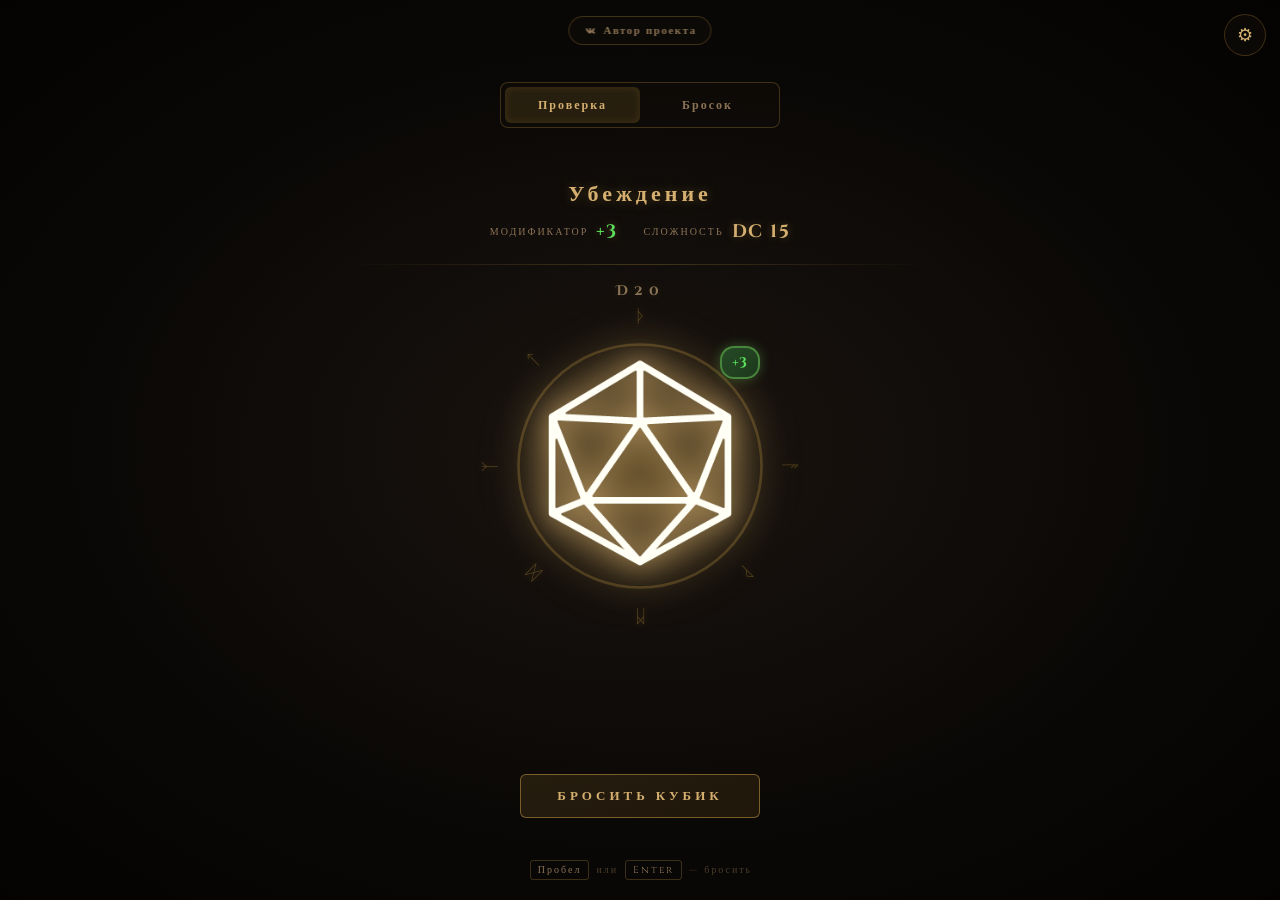
<file: index.html>
<!DOCTYPE html>
<html lang="ru">
<head>
    <meta charset="UTF-8">
    <title>Мистический D&D Кубик</title>
    <meta name="viewport" content="width=device-width, initial-scale=1.0">

    <link rel="preconnect" href="https://fonts.googleapis.com">
    <link rel="preconnect" href="https://fonts.gstatic.com" crossorigin>
    <link href="https://fonts.googleapis.com/css2?family=Cinzel+Decorative:wght@700;900&family=Cinzel:wght@400;600;700;900&display=swap" rel="stylesheet">

    <link rel="stylesheet" href="css/variables.css">
    <link rel="stylesheet" href="css/base.css">
    <link rel="stylesheet" href="css/controls.css">
    <link rel="stylesheet" href="css/dice.css">
    <link rel="stylesheet" href="css/result.css">
    <link rel="stylesheet" href="css/settings.css">
    <link rel="stylesheet" href="css/responsive.css">
</head>
<body>

<div class="bg-particles" id="bgParticles"></div>
<div class="crit-flash" id="critFlash"></div>

<!-- Ссылка на автора (сверху страницы) -->
<a class="author-link-top" href="https://vk.com/invaer" target="_blank" rel="noopener noreferrer" title="Автор: Груздков Д.А.">
    <svg class="author-icon" viewBox="0 0 24 24" width="14" height="14">
        <path fill="currentColor" d="M12.785 16.241s.288-.032.436-.194c.136-.148.132-.427.132-.427s-.02-1.304.587-1.496c.598-.188 1.367 1.259 2.181 1.814.615.42 1.083.328 1.083.328l2.175-.03s1.14-.07.6-.964c-.045-.073-.318-.661-1.637-1.869-1.38-1.264-1.195-1.06.467-3.248.876-1.152 1.408-1.97 1.118-2.286-.276-.3-.902-.263-.902-.263l-2.45.015s-.182-.025-.316.056c-.131.079-.216.263-.216.263s-.388 1.032-.905 1.91c-1.091 1.853-1.527 1.951-1.707 1.837-.417-.265-.313-1.065-.313-1.637 0-1.789.271-2.531-.528-2.725-.266-.064-.461-.106-1.14-.113-.87-.009-1.606.003-2.024.207-.278.136-.492.438-.362.455.161.021.526.098.719.36.249.339.24 1.101.24 1.101s.143 2.09-.333 2.348c-.327.178-.775-.185-1.74-1.843-.494-.85-.868-1.79-.868-1.79s-.072-.176-.2-.271c-.155-.115-.372-.151-.372-.151l-2.328.015s-.35.01-.478.162c-.114.135-.01.414-.01.414s1.82 4.258 3.879 6.403c1.886 1.963 4.032 1.833 4.032 1.833h.975z"/>
    </svg>
    <span>Автор проекта</span>
</a>

<div class="roll-container" id="rollContainer">

    <div class="mode-switcher">
        <button class="mode-btn active" id="modeCheck" data-mode="check">Проверка</button>
        <button class="mode-btn" id="modeFree" data-mode="free">Бросок</button>
    </div>

    <div class="dice-selector hidden" id="diceSelector">
        <button class="dice-type-btn" data-sides="4">D4</button>
        <button class="dice-type-btn" data-sides="6">D6</button>
        <button class="dice-type-btn" data-sides="8">D8</button>
        <button class="dice-type-btn" data-sides="10">D10</button>
        <button class="dice-type-btn" data-sides="12">D12</button>
        <button class="dice-type-btn active" data-sides="20">D20</button>
        <button class="dice-type-btn" data-sides="100">D100</button>
    </div>

    <div class="count-selector hidden" id="countSelector">
        <span class="count-label">Количество</span>
        <button class="count-btn" id="countMinus">−</button>
        <span class="count-value" id="countValue">1</span>
        <button class="count-btn" id="countPlus">+</button>
        <span class="count-suffix" id="countSuffix">×D20</span>
    </div>

    <div class="check-display visible" id="checkDisplay">
        <div class="display-skill-name" id="displaySkillName">Убеждение</div>
        <div class="display-mod-dc">
            <div class="display-badge">
                <span class="display-badge-label">Модификатор</span>
                <span class="display-badge-value positive" id="displayMod">+3</span>
            </div>
            <div class="display-badge">
                <span class="display-badge-label">Сложность</span>
                <span class="display-badge-value" id="displayDC">DC 15</span>
            </div>
        </div>
    </div>

    <div class="check-display hidden" id="freeDisplay">
        <div class="free-display-text" id="freeDisplayText">Простой бросок D20</div>
    </div>

    <div class="divider"></div>
    <div class="dice-type-label" id="diceTypeLabel">D20</div>

    <div class="dice-area">
        <div class="dice-glow"></div>

        <div class="dc-ring" id="dcRing">
            <svg viewBox="0 0 200 200">
                <circle class="dc-ring-bg" cx="100" cy="100" r="90"/>
                <circle class="dc-ring-fill" id="dcRingFill" cx="100" cy="100" r="90"/>
            </svg>
        </div>

        <div class="rune-ring" id="runeRing">
            <div class="rune" style="transform:translate(-50%,-50%) rotate(0deg)   translateY(-150px) rotate(0deg)"><span class="rune-inner">ᚦ</span></div>
            <div class="rune" style="transform:translate(-50%,-50%) rotate(45deg)  translateY(-150px) rotate(0deg)"><span class="rune-inner">ᚱ</span></div>
            <div class="rune" style="transform:translate(-50%,-50%) rotate(90deg)  translateY(-150px) rotate(0deg)"><span class="rune-inner">ᚨ</span></div>
            <div class="rune" style="transform:translate(-50%,-50%) rotate(135deg) translateY(-150px) rotate(0deg)"><span class="rune-inner">ᚹ</span></div>
            <div class="rune" style="transform:translate(-50%,-50%) rotate(180deg) translateY(-150px) rotate(0deg)"><span class="rune-inner">ᛗ</span></div>
            <div class="rune" style="transform:translate(-50%,-50%) rotate(225deg) translateY(-150px) rotate(0deg)"><span class="rune-inner">ᛞ</span></div>
            <div class="rune" style="transform:translate(-50%,-50%) rotate(270deg) translateY(-150px) rotate(0deg)"><span class="rune-inner">ᛉ</span></div>
            <div class="rune" style="transform:translate(-50%,-50%) rotate(315deg) translateY(-150px) rotate(0deg)"><span class="rune-inner">ᛏ</span></div>
        </div>

        <div class="dice-svg-container" id="diceContainer">
            <img class="dice-image" id="diceImage" src="res/images/dices/d20.png" alt="D20"/>
            <span class="dice-number" id="diceNumber">?</span>
            <div class="multi-badge" id="multiBadge">×1</div>
            <div class="modifier-badge" id="modBadge">+3</div>
            <div class="spark-container" id="sparkContainer"></div>
            <div class="burst-ring" id="burstRing"></div>
        </div>
    </div>

    <div class="result-area">
        <div class="result-total" id="resultTotal"></div>
        <div class="result-breakdown" id="resultBreakdown"></div>
        <div class="result-label" id="resultLabel"></div>
    </div>

    <div class="buttons-row">
        <button class="roll-btn" id="rollBtn">Бросить кубик</button>
    </div>
</div>

<button class="settings-toggle" id="settingsToggle" title="Настройки">⚙</button>

<div class="settings-overlay" id="settingsOverlay">
    <div class="settings-modal" id="settingsModal">
        <div class="settings-modal-header">
            <span class="settings-modal-title">Настройки</span>
            <button class="settings-close" id="settingsClose" title="Закрыть">✕</button>
        </div>

        <div class="skill-select-row">
            <select class="skill-select" id="skillSelect">
                <option value="">— выбрать —</option>
                <optgroup label="Характеристики">
                    <option value="Сила">Сила</option>
                    <option value="Ловкость">Ловкость</option>
                    <option value="Телосложение">Телосложение</option>
                    <option value="Интеллект">Интеллект</option>
                    <option value="Мудрость">Мудрость</option>
                    <option value="Харизма">Харизма</option>
                </optgroup>
                <optgroup label="Навыки">
                    <option value="Акробатика">Акробатика</option>
                    <option value="Анализ">Анализ</option>
                    <option value="Атлетика">Атлетика</option>
                    <option value="Внимательность">Внимательность</option>
                    <option value="Выживание">Выживание</option>
                    <option value="Выступление">Выступление</option>
                    <option value="Запугивание">Запугивание</option>
                    <option value="История">История</option>
                    <option value="Ловкость рук">Ловкость рук</option>
                    <option value="Медицина">Медицина</option>
                    <option value="Обман">Обман</option>
                    <option value="Природа">Природа</option>
                    <option value="Проницательность">Проницательность</option>
                    <option value="Религия">Религия</option>
                    <option value="Скрытность">Скрытность</option>
                    <option value="Убеждение">Убеждение</option>
                    <option value="Уход за животными">Уход за животными</option>
                </optgroup>
            </select>
        </div>

        <div class="settings-grid">
            <div class="editable-group">
                <span class="editable-label">Навык</span>
                <input type="text" class="editable-input skill-input" id="skillInput" value="Убеждение" spellcheck="false" maxlength="25">
            </div>
            <div class="editable-group">
                <span class="editable-label">Модификатор</span>
                <input type="number" class="editable-input mod-input" id="modInput" value="3" min="-10" max="20">
            </div>
            <div class="editable-group">
                <span class="editable-label">DC</span>
                <input type="number" class="editable-input dc-input" id="dcInput" value="15" min="1" max="30">
            </div>
        </div>
        <div class="dc-difficulty-hint" id="dcHint">Средняя сложность</div>

        <div class="settings-section">
            <div class="settings-section-title">Оформление</div>
            <div class="volume-row">
                <span class="volume-label">Тема</span>
                <button class="theme-toggle" id="themeToggle">
                    <span id="themeIcon">☀️</span>
                    <span id="themeLabel">Светлая</span>
                </button>
            </div>
        </div>

        <div class="settings-section">
            <div class="settings-section-title">Анимация</div>
            <div class="volume-row">
                <span class="volume-label">Скорость</span>
                <button class="theme-toggle" id="speedToggle">
                    <span id="speedIcon">🐢</span>
                    <span id="speedLabel">Обычная</span>
                </button>
            </div>
        </div>

        <div class="settings-section">
            <div class="settings-section-title">Звук</div>
            <div class="volume-row">
                <span class="volume-label">Громкость</span>
                <input type="range" class="volume-slider" id="volumeSlider" min="0" max="100" value="50">
                <span class="volume-value" id="volumeValue">50%</span>
            </div>
        </div>

        <div class="settings-section">
            <div class="settings-section-title">Данные</div>
            <button class="reset-btn" id="resetBtn">Сбросить модификаторы</button>
        </div>

        <div class="settings-section">
            <div class="settings-section-title">Об авторе</div>
            <div class="author-info">
                <span>Груздков Д.А.</span>
                <a href="https://vk.com/invaer" target="_blank" rel="noopener noreferrer">
                    <svg class="author-icon" viewBox="0 0 24 24" width="16" height="16">
                        <path fill="currentColor" d="M12.785 16.241s.288-.032.436-.194c.136-.148.132-.427.132-.427s-.02-1.304.587-1.496c.598-.188 1.367 1.259 2.181 1.814.615.42 1.083.328 1.083.328l2.175-.03s1.14-.07.6-.964c-.045-.073-.318-.661-1.637-1.869-1.38-1.264-1.195-1.06.467-3.248.876-1.152 1.408-1.97 1.118-2.286-.276-.3-.902-.263-.902-.263l-2.45.015s-.182-.025-.316.056c-.131.079-.216.263-.216.263s-.388 1.032-.905 1.91c-1.091 1.853-1.527 1.951-1.707 1.837-.417-.265-.313-1.065-.313-1.637 0-1.789.271-2.531-.528-2.725-.266-.064-.461-.106-1.14-.113-.87-.009-1.606.003-2.024.207-.278.136-.492.438-.362.455.161.021.526.098.719.36.249.339.24 1.101.24 1.101s.143 2.09-.333 2.348c-.327.178-.775-.185-1.74-1.843-.494-.85-.868-1.79-.868-1.79s-.072-.176-.2-.271c-.155-.115-.372-.151-.372-.151l-2.328.015s-.35.01-.478.162c-.114.135-.01.414-.01.414s1.82 4.258 3.879 6.403c1.886 1.963 4.032 1.833 4.032 1.833h.975z"/>
                    </svg>
                    VK
                </a>
            </div>
        </div>
    </div>
</div>

<div class="roll-history" id="rollHistory"></div>

<div class="key-hint">
    <kbd>Пробел</kbd> или <kbd>Enter</kbd> — бросить
</div>

<script src="js/config.js"></script>
<script src="js/storage.js"></script>
<script src="js/theme.js"></script>
<script src="js/audio.js"></script>
<script src="js/effects.js"></script>
<script src="js/ui.js"></script>
<script src="js/settings.js"></script>
<script src="js/dice.js"></script>
<script src="js/main.js"></script>

</body>
</html>
</file>
<file: css/variables.css>
:root {
    --bg-gradient: radial-gradient(ellipse at center, #1a1410 0%, #0a0806 60%, #050302 100%);
    --bg-primary: #0d0a07;
    --bg-secondary: rgba(20, 16, 12, 0.6);
    --bg-tertiary: rgba(15, 12, 8, 0.7);
    --bg-active: rgba(180, 140, 60, 0.15);

    --text-primary: #d4af6f;
    --text-secondary: #8b7355;
    --text-muted: #6b5840;
    --text-dim: #4a3d2a;

    --border-primary: rgba(180, 140, 60, 0.3);
    --border-hover: rgba(212, 175, 111, 0.5);
    --border-active: rgba(180, 140, 60, 0.6);

    --glow-primary: rgba(180, 140, 60, 0.2);
    --glow-strong: rgba(180, 140, 60, 0.4);
    --shadow-hover: 0 0 15px rgba(180, 140, 60, 0.2);

    --positive-color: #5ce05c;
    --negative-color: #e05c5c;
    --neutral-color: #d4af6f;

    --rune-color: rgba(180, 140, 60, 0.4);
    --rune-shadow: rgba(180, 140, 60, 0.3);

    --dice-glow: rgba(212, 175, 111, 0.75);
    --dice-glow-hover: rgba(232, 200, 140, 1);

    --section-border: rgba(180, 140, 60, 0.2);
    --section-title: #6b5840;
    --history-bg: rgba(20, 16, 12, 0.7);
    --history-border: rgba(180, 140, 60, 0.2);

    --key-hint-text: #8b7355;
    --key-hint-bg: rgba(180, 140, 60, 0.3);
    --key-hint-dim: #4a3d2a;

    --volume-bg: rgba(180, 140, 60, 0.2);
    --reset-bg: rgba(60, 30, 30, 0.5);
    --reset-border: rgba(150, 60, 60, 0.4);
    --reset-text: #c08080;
    --reset-hover-bg: rgba(80, 40, 40, 0.7);
    --reset-hover-border: rgba(180, 80, 80, 0.6);
    --reset-hover-text: #e0a0a0;
    --reset-hover-shadow: 0 0 10px rgba(180, 60, 60, 0.3);

    --loaded-bg: rgba(60, 90, 40, 0.3);
    --loaded-border: rgba(120, 180, 80, 0.5);

    --theme-toggle-bg: rgba(20, 16, 12, 0.6);
    --theme-toggle-border: rgba(180, 140, 60, 0.3);
    --theme-toggle-text: #8b7355;
    --theme-toggle-hover: #d4af6f;

    --divider-bg: linear-gradient(90deg, transparent, rgba(180, 140, 60, 0.3), transparent);
    --divider-thick: linear-gradient(90deg, transparent, rgba(180, 140, 60, 0.5), transparent);
}

body.light-theme {
    --bg-gradient: radial-gradient(ellipse at center, #f5ebd9 0%, #e8dcc4 60%, #d8c8a8 100%);
    --bg-primary: #f0e6d2;
    --bg-secondary: rgba(255, 248, 230, 0.7);
    --bg-tertiary: rgba(250, 240, 220, 0.8);
    --bg-active: rgba(180, 140, 60, 0.2);

    --text-primary: #5a4020;
    --text-secondary: #8b6f3f;
    --text-muted: #a08560;
    --text-dim: #c0a878;

    --border-primary: rgba(150, 110, 50, 0.4);
    --border-hover: rgba(120, 80, 30, 0.7);
    --border-active: rgba(150, 110, 50, 0.7);

    --glow-primary: rgba(180, 140, 60, 0.3);
    --glow-strong: rgba(180, 140, 60, 0.5);
    --shadow-hover: 0 0 20px rgba(180, 140, 60, 0.4);

    --positive-color: #2d8a2d;
    --negative-color: #b53030;

    --rune-color: rgba(120, 80, 30, 0.5);
    --rune-shadow: rgba(120, 80, 30, 0.3);

    --dice-glow: rgba(200, 160, 60, 0.55);
    --dice-glow-hover: rgba(220, 180, 80, 0.85);

    --section-border: rgba(150, 110, 50, 0.3);
    --section-title: #8b6f3f;
    --history-bg: rgba(255, 248, 230, 0.85);
    --history-border: rgba(150, 110, 50, 0.3);

    --key-hint-text: #8b6f3f;
    --key-hint-bg: rgba(150, 110, 50, 0.4);
    --key-hint-dim: #a08560;

    --volume-bg: rgba(150, 110, 50, 0.3);
    --reset-bg: rgba(220, 200, 180, 0.6);
    --reset-border: rgba(180, 80, 80, 0.5);
    --reset-text: #a04040;
    --reset-hover-bg: rgba(220, 180, 180, 0.8);
    --reset-hover-border: rgba(180, 60, 60, 0.7);
    --reset-hover-text: #802020;
    --reset-hover-shadow: 0 0 12px rgba(180, 60, 60, 0.3);

    --loaded-bg: rgba(180, 220, 160, 0.4);
    --loaded-border: rgba(80, 160, 60, 0.6);

    --theme-toggle-bg: rgba(255, 248, 230, 0.7);
    --theme-toggle-border: rgba(150, 110, 50, 0.4);
    --theme-toggle-text: #8b6f3f;
    --theme-toggle-hover: #5a4020;

    --divider-bg: linear-gradient(90deg, transparent, rgba(150, 110, 50, 0.4), transparent);
    --divider-thick: linear-gradient(90deg, transparent, rgba(150, 110, 50, 0.6), transparent);
}
</file>
<file: css/base.css>
* {
    margin: 0;
    padding: 0;
    box-sizing: border-box;
    -webkit-tap-highlight-color: transparent;
}

html, body {
    overscroll-behavior: none;
}

body {
    background: var(--bg-gradient);
    background-color: var(--bg-primary);
    color: var(--text-primary);
    font-family: 'Cinzel', serif;
    min-height: 100vh;
    display: flex;
    flex-direction: column;
    align-items: center;
    justify-content: center;
    padding: 20px;
    overflow: hidden;
    user-select: none;
    transition: background-color 0.5s, color 0.5s;
        position: relative;
}

/* ========== Фоновые частицы ========== */
.bg-particles {
    position: fixed;
    top: 0; left: 0;
    width: 100%; height: 100%;
    pointer-events: none;
    z-index: 0;
    overflow: hidden;
}

.bg-particle {
    position: absolute;
    width: 2px;
    height: 2px;
    background: rgba(180, 140, 60, 0.3);
    border-radius: 50%;
    animation: floatUp var(--dur, 10s) linear infinite;
    animation-delay: var(--delay, 0s);
}

@keyframes floatUp {
    0% { transform: translateY(0) translateX(0); opacity: 0; }
    10% { opacity: 0.8; }
    90% { opacity: 0.8; }
    100% { transform: translateY(-110vh) translateX(var(--drift, 30px)); opacity: 0; }
}

/* ========== Ссылка автора сверху ========== */
.author-link-top {
    position: fixed;
    top: 16px;
    left: 50%;
    transform: translateX(-50%);
    z-index: 25;
    display: inline-flex;
    align-items: center;
    gap: 6px;
    padding: 6px 14px;
    border-radius: 20px;
    background: var(--bg-tertiary);
    border: 1px solid var(--border-primary);
    color: var(--text-secondary);
    font-family: 'Cinzel', serif;
    font-size: 11px;
    font-weight: 600;
    letter-spacing: 1.5px;
    text-decoration: none;
    backdrop-filter: blur(6px);
    -webkit-backdrop-filter: blur(6px);
    transition: all 0.3s ease;
    cursor: pointer;
}

.author-link-top:hover {
    color: var(--text-primary);
    border-color: var(--border-hover);
    box-shadow: var(--shadow-hover);
    transform: translateX(-50%) translateY(-1px);
}

.author-link-top .author-icon {
    color: currentColor;
}

/* ========== Контейнер ========== */
.roll-container {
    position: relative;
    z-index: 5;
    max-width: 600px;
    width: 100%;
    text-align: center;
    animation: fadeIn 0.8s ease-out;
}

@keyframes fadeIn {
    from { opacity: 0; transform: translateY(10px); }
    to { opacity: 1; transform: translateY(0); }
}

/* ========== Делители ========== */
.divider {
    width: 100%;
    height: 1px;
    background: var(--divider-bg);
    margin: 16px auto;
    transition: background 0.5s;
}

.divider.thick {
    background: var(--divider-thick);
}

/* ========== Вспышка крита ========== */
.crit-flash {
    position: fixed;
    top: 0; left: 0;
    width: 100%; height: 100%;
    pointer-events: none;
    z-index: 100;
    opacity: 0;
}

.crit-flash.nat20 {
    background: radial-gradient(circle at center,
        rgba(255, 215, 0, 0.4) 0%,
        rgba(255, 215, 0, 0.1) 40%,
        transparent 80%);
    animation: critFlashAnim 0.8s ease-out;
}

.crit-flash.success {
    background: radial-gradient(circle at center,
        rgba(80, 220, 80, 0.25) 0%,
        rgba(80, 220, 80, 0.05) 40%,
        transparent 80%);
    animation: critFlashAnim 0.5s ease-out;
}

.crit-flash.failure {
    background: radial-gradient(circle at center,
        rgba(220, 60, 60, 0.3) 0%,
        rgba(220, 60, 60, 0.08) 40%,
        transparent 80%);
    animation: critFlashAnim 0.6s ease-out;
}

@keyframes critFlashAnim {
    0% { opacity: 0; }
    20% { opacity: 1; }
    100% { opacity: 0; }
}

/* ========== Shake ========== */
@keyframes shake {
    0%, 100% { transform: translateX(0); }
    10% { transform: translateX(-8px) rotate(-1deg); }
    20% { transform: translateX(8px) rotate(1deg); }
    30% { transform: translateX(-5px); }
    40% { transform: translateX(5px); }
    50% { transform: translateX(-3px); }
    60% { transform: translateX(3px); }
    70% { transform: translateX(-1px); }
}

/* ========== Подсказка клавиш ========== */
.key-hint {
    position: fixed;
    bottom: 20px;
    font-size: 10px;
    letter-spacing: 2px;
    color: var(--key-hint-dim);
    z-index: 20;
}

.key-hint kbd {
    display: inline-block;
    padding: 2px 7px;
    border: 1px solid var(--key-hint-bg);
    border-radius: 3px;
    font-family: 'Cinzel', serif;
    font-size: 10px;
    color: var(--key-hint-text);
    margin: 0 2px;
}
</file>
<file: css/controls.css>
/* ========== Переключатель режимов ========== */
.mode-switcher {
    display: flex;
    justify-content: center;
    margin-bottom: 18px;
    background: var(--bg-tertiary);
    border-radius: 8px;
    padding: 4px;
    border: 1px solid var(--border-primary);
    width: 280px;
    margin-left: auto;
    margin-right: auto;
}

.mode-btn {
    flex: 1;
    background: transparent;
    border: none;
    color: var(--text-secondary);
    font-family: 'Cinzel', serif;
    font-size: 12px;
    font-weight: 600;
    letter-spacing: 2px;
    padding: 10px 14px;
    cursor: pointer;
    border-radius: 6px;
    transition: all 0.3s;
}

.mode-btn:hover {
    color: var(--text-primary);
}

.mode-btn.active {
    background: var(--bg-active);
    color: var(--text-primary);
    box-shadow: inset 0 0 8px var(--glow-primary);
}

/* ========== Селектор кубика ========== */
.dice-selector {
    display: flex;
    justify-content: center;
    flex-wrap: wrap;
    gap: 6px;
    margin-bottom: 12px;
    padding: 4px 0;
    transition: opacity 0.3s, max-height 0.4s, margin-bottom 0.4s, padding 0.4s;
    max-height: 100px;
    opacity: 1;
}

.dice-selector.hidden {
    max-height: 0;
    opacity: 0;
    margin-bottom: 0;
    padding: 0;
    overflow: hidden;
    pointer-events: none;
}

.dice-type-btn {
    background: var(--bg-tertiary);
    border: 1px solid var(--border-primary);
    color: var(--text-secondary);
    font-family: 'Cinzel', serif;
    font-size: 11px;
    font-weight: 700;
    letter-spacing: 1.5px;
    padding: 8px 14px;
    border-radius: 6px;
    cursor: pointer;
    transition: all 0.25s;
    min-width: 56px;
}

.dice-type-btn:hover {
    color: var(--text-primary);
    border-color: var(--border-hover);
    transform: translateY(-1px);
}

.dice-type-btn.active {
    background: var(--bg-active);
    color: var(--text-primary);
    border-color: var(--border-active);
    box-shadow: 0 0 10px var(--glow-primary);
}

/* ========== Селектор количества ========== */
.count-selector {
    display: inline-flex;
    align-items: center;
    gap: 10px;
    margin: 0 auto 14px;
    padding: 6px 14px;
    background: var(--bg-tertiary);
    border: 1px solid var(--border-primary);
    border-radius: 8px;
    transition: opacity 0.3s, max-height 0.4s, margin 0.4s;
    max-height: 60px;
    opacity: 1;
}

.count-selector.hidden {
    max-height: 0;
    opacity: 0;
    margin-bottom: 0;
    padding-top: 0;
    padding-bottom: 0;
    border: 0 solid transparent;
    overflow: hidden;
    pointer-events: none;
}

.count-label {
    font-size: 10px;
    letter-spacing: 1.5px;
    color: var(--text-secondary);
    text-transform: uppercase;
}

.count-btn {
    width: 28px;
    height: 28px;
    border-radius: 6px;
    background: var(--bg-active);
    border: 1px solid var(--border-primary);
    color: var(--text-primary);
    font-family: 'Cinzel', serif;
    font-size: 16px;
    font-weight: 700;
    cursor: pointer;
    transition: all 0.2s;
    display: flex;
    align-items: center;
    justify-content: center;
}

.count-btn:hover:not(:disabled) {
    border-color: var(--border-active);
    box-shadow: 0 0 8px var(--glow-primary);
    transform: translateY(-1px);
}

.count-btn:disabled {
    opacity: 0.3;
    cursor: not-allowed;
}

.count-value {
    font-size: 18px;
    font-weight: 700;
    color: var(--text-primary);
    min-width: 28px;
    text-align: center;
    text-shadow: 0 0 8px var(--glow-primary);
}

.count-suffix {
    font-size: 11px;
    letter-spacing: 1px;
    color: var(--text-secondary);
}

/* ========== Кнопка броска ========== */
.buttons-row {
    display: flex;
    justify-content: center;
    margin-top: 24px;
}

.roll-btn {
    background: linear-gradient(135deg, rgba(180, 140, 60, 0.15), rgba(120, 80, 30, 0.2));
    border: 1px solid var(--border-active);
    color: var(--text-primary);
    font-family: 'Cinzel', serif;
    font-size: 13px;
    font-weight: 700;
    letter-spacing: 4px;
    padding: 12px 36px;
    border-radius: 6px;
    cursor: pointer;
    transition: all 0.3s;
    text-transform: uppercase;
    position: relative;
    overflow: hidden;
}

.roll-btn:hover:not(:disabled) {
    border-color: var(--border-hover);
    box-shadow: 0 0 20px var(--glow-strong),
        inset 0 0 15px var(--glow-primary);
    transform: translateY(-1px);
}

.roll-btn:active:not(:disabled) {
    transform: translateY(0);
}

.roll-btn:disabled {
    opacity: 0.5;
    cursor: wait;
}

.roll-btn::before {
    content: '';
    position: absolute;
    top: 0; left: -100%;
    width: 100%; height: 100%;
    background: linear-gradient(90deg, transparent, rgba(255, 215, 0, 0.2), transparent);
    transition: left 0.5s;
}

.roll-btn:hover::before {
    left: 100%;
}

/* ========== Дисплей проверки/броска ========== */
.check-display {
    margin: 12px 0 4px;
    transition: opacity 0.3s, transform 0.3s, max-height 0.4s;
    overflow: hidden;
    max-height: 200px;
}

.check-display.hidden {
    opacity: 0;
    transform: translateY(-10px);
    max-height: 0;
    margin: 0;
}

.check-display.visible {
    opacity: 1;
    transform: translateY(0);
}

.display-skill-name {
    font-family: 'Cinzel Decorative', 'Cinzel', serif;
    font-size: 22px;
    font-weight: 700;
    letter-spacing: 4px;
    color: var(--text-primary);
    text-shadow: 0 0 12px var(--glow-strong);
    margin-bottom: 10px;
}

.display-mod-dc {
    display: flex;
    justify-content: center;
    gap: 26px;
    align-items: center;
    flex-wrap: wrap;
}

.display-badge {
    display: inline-flex;
    align-items: center;
    gap: 8px;
}

.display-badge-label {
    font-size: 10px;
    letter-spacing: 2px;
    color: var(--text-secondary);
    text-transform: uppercase;
}

.display-badge-value {
    font-size: 18px;
    font-weight: 700;
    letter-spacing: 1.5px;
    color: var(--text-primary);
    text-shadow: 0 0 8px var(--glow-strong);
}

.display-badge-value.positive { color: var(--positive-color); }
.display-badge-value.negative { color: var(--negative-color); }

.free-display-text {
    font-size: 13px;
    color: var(--text-secondary);
    letter-spacing: 2px;
}

/* ========== Лейбл типа кубика ========== */
.dice-type-label {
    font-family: 'Cinzel Decorative', 'Cinzel', serif;
    font-size: 14px;
    font-weight: 700;
    letter-spacing: 6px;
    color: var(--text-secondary);
    text-shadow: 0 0 10px var(--glow-primary);
    margin-bottom: 6px;
    transition: color 0.5s;
}
</file>
<file: css/dice.css>
/* ========== Зона кубика ========== */
.dice-area {
    position: relative;
    width: 320px;
    height: 320px;
    margin: 6px auto 14px;
    display: flex;
    align-items: center;
    justify-content: center;
}

.dice-glow {
    position: absolute;
    width: 280px;
    height: 280px;
    border-radius: 50%;
    background: radial-gradient(circle, var(--glow-strong) 0%, transparent 70%);
    filter: blur(20px);
    animation: pulse 4s ease-in-out infinite;
    transition: background 0.5s;
}

@keyframes pulse {
    0%, 100% { transform: scale(1); opacity: 0.5; }
    50% { transform: scale(1.1); opacity: 0.7; }
}

/* ========== DC-кольцо ========== */
.dc-ring {
    position: absolute;
    width: 270px;
    height: 270px;
    pointer-events: none;
    transition: opacity 0.4s;
}

.dc-ring.hidden {
    opacity: 0;
}

.dc-ring svg {
    width: 100%;
    height: 100%;
    transform: rotate(-90deg);
}

.dc-ring-bg {
    fill: none;
    stroke: var(--border-primary);
    stroke-width: 2;
}

.dc-ring-fill {
    fill: none;
    stroke: var(--text-primary);
    stroke-width: 3;
    stroke-dasharray: 565.48;
    stroke-dashoffset: 565.48;
    transition: stroke-dashoffset 0.8s cubic-bezier(0.4, 0, 0.2, 1),
        stroke 0.4s;
    filter: drop-shadow(0 0 4px var(--text-primary));
}

.dc-ring-fill.success { stroke: var(--positive-color); filter: drop-shadow(0 0 6px var(--positive-color)); }
.dc-ring-fill.failure { stroke: var(--negative-color); filter: drop-shadow(0 0 6px var(--negative-color)); }

/* Быстрая анимация — DC-кольцо */
body.fast-mode .dc-ring-fill {
    transition: stroke-dashoffset 0.3s cubic-bezier(0.4, 0, 0.2, 1),
        stroke 0.2s;
}

/* ========== Руны ========== */
.rune-ring {
    position: absolute;
    width: 100%;
    height: 100%;
    animation: rotateRunes 60s linear infinite;
}

body.fast-mode .rune-ring {
    animation-duration: 30s;
}

@keyframes rotateRunes {
    from { transform: rotate(0deg); }
    to { transform: rotate(360deg); }
}

.rune {
    position: absolute;
    top: 50%;
    left: 50%;
    width: 28px;
    height: 28px;
    display: flex;
    align-items: center;
    justify-content: center;
    color: var(--rune-color);
    font-size: 18px;
    text-shadow: 0 0 8px var(--rune-shadow);
    transition: color 0.5s, text-shadow 0.5s;
}

/* Руна следует ориентации .rune (без встречного вращения) */
.rune-inner {
    display: inline-block;
}

/* ========== Кубик ========== */
.dice-svg-container {
    position: relative;
    width: 220px;
    height: 220px;
    cursor: pointer;
    transition: filter 0.4s;
    z-index: 2;
}

.dice-image {
    width: 100%;
    height: 100%;
    object-fit: contain;
    /* Тёмная тема: инвертируем чёрный кубик в светлый + двойное золотистое свечение */
    filter:
        invert(1)
        sepia(1)
        saturate(2)
        hue-rotate(5deg)
        brightness(1.1)
        drop-shadow(0 0 12px var(--dice-glow))
        drop-shadow(0 0 24px var(--dice-glow));
    transition: transform 0.3s, filter 0.4s;
    pointer-events: none;
}

.dice-svg-container:hover .dice-image {
    filter:
        invert(1)
        sepia(1)
        saturate(2.5)
        hue-rotate(5deg)
        brightness(1.2)
        drop-shadow(0 0 18px var(--dice-glow-hover))
        drop-shadow(0 0 35px var(--dice-glow-hover));
}

/* Светлая тема: оставляем чёрный кубик, только мягкое золотистое свечение */
body.light-theme .dice-image {
    filter:
        drop-shadow(0 0 12px var(--dice-glow))
        drop-shadow(0 0 22px var(--dice-glow));
}

body.light-theme .dice-svg-container:hover .dice-image {
    filter:
        drop-shadow(0 0 18px var(--dice-glow-hover))
        drop-shadow(0 0 32px var(--dice-glow-hover));
}

/* Анимация броска: вращение */
.dice-svg-container.rolling .dice-image {
    animation: tumble 2s cubic-bezier(0.25, 0.1, 0.25, 1);
}

@keyframes tumble {
    0% { transform: rotate(0) scale(1); }
    20% { transform: rotate(540deg) scale(1.1); }
    50% { transform: rotate(1260deg) scale(1.15); }
    80% { transform: rotate(1980deg) scale(1.05); }
    100% { transform: rotate(2520deg) scale(1); }
}

/* Быстрая версия — короче и без сильного увеличения */
.dice-svg-container.rolling-fast .dice-image {
    animation: tumbleFast 0.6s cubic-bezier(0.25, 0.1, 0.25, 1);
}

@keyframes tumbleFast {
    0% { transform: rotate(0) scale(1); }
    50% { transform: rotate(540deg) scale(1.08); }
    100% { transform: rotate(900deg) scale(1); }
}

/* Анимация броска: покачивание (для D4, D10, D100) */
.dice-svg-container.rocking .dice-image {
    animation: rocking 2s cubic-bezier(0.36, 0.07, 0.19, 0.97);
}

@keyframes rocking {
    0% { transform: rotate(0) scale(1); }
    10% { transform: rotate(-15deg) scale(1.05); }
    20% { transform: rotate(20deg) scale(1.08); }
    30% { transform: rotate(-25deg) scale(1.1); }
    40% { transform: rotate(28deg) scale(1.1); }
    50% { transform: rotate(-22deg) scale(1.08); }
    60% { transform: rotate(15deg) scale(1.05); }
    70% { transform: rotate(-8deg) scale(1.03); }
    80% { transform: rotate(5deg) scale(1.01); }
    100% { transform: rotate(0) scale(1); }
}

.dice-svg-container.rocking-fast .dice-image {
    animation: rockingFast 0.6s cubic-bezier(0.36, 0.07, 0.19, 0.97);
}

@keyframes rockingFast {
    0% { transform: rotate(0) scale(1); }
    25% { transform: rotate(-20deg) scale(1.06); }
    50% { transform: rotate(22deg) scale(1.08); }
    75% { transform: rotate(-12deg) scale(1.04); }
    100% { transform: rotate(0) scale(1); }
}

/* ========== Число на кубике (используется только для превью во время броска) ========== */
.dice-number {
    position: absolute;
    top: 50%;
    left: 50%;
    transform: translate(-50%, -50%);
    font-family: 'Cinzel Decorative', serif;
    font-size: 84px;
    font-weight: 900;
    color: var(--text-primary);
    text-shadow:
        0 0 20px var(--text-primary),
        0 0 40px var(--glow-strong),
        2px 2px 4px rgba(0, 0, 0, 0.8);
    pointer-events: none;
    opacity: 0;
    transition: opacity 0.3s, color 0.3s, text-shadow 0.3s;
    z-index: 3;
}

.dice-number.visible {
    opacity: 1;
}

.dice-number.nat20 {
    color: #ffd700;
    text-shadow:
        0 0 25px #ffd700,
        0 0 50px #ffaa00,
        2px 2px 4px rgba(0, 0, 0, 0.8);
    animation: nat20Pulse 1.5s ease-in-out infinite;
}

@keyframes nat20Pulse {
    0%, 100% { transform: translate(-50%, -50%) scale(1); }
    50% { transform: translate(-50%, -50%) scale(1.08); }
}

.dice-number.nat1 {
    color: #ff4444;
    text-shadow:
        0 0 25px #ff4444,
        0 0 50px #aa0000,
        2px 2px 4px rgba(0, 0, 0, 0.8);
}

/* ========== Бейдж количества кубов ========== */
.multi-badge {
    position: absolute;
    top: -8px;
    left: -8px;
    background: linear-gradient(135deg, rgba(120, 80, 30, 0.9), rgba(80, 50, 20, 0.95));
    border: 2px solid var(--border-active);
    color: var(--text-primary);
    font-family: 'Cinzel', serif;
    font-size: 13px;
    font-weight: 700;
    letter-spacing: 1px;
    padding: 4px 9px;
    border-radius: 14px;
    box-shadow: 0 0 12px var(--glow-strong);
    opacity: 0;
    transform: scale(0.5);
    transition: opacity 0.3s, transform 0.3s;
    z-index: 4;
}

.multi-badge.visible {
    opacity: 1;
    transform: scale(1);
}

/* ========== Бейдж модификатора ========== */
.modifier-badge {
    position: absolute;
    top: -10px;
    right: -10px;
    background: linear-gradient(135deg, rgba(40, 80, 40, 0.9), rgba(30, 60, 30, 0.95));
    border: 2px solid rgba(100, 180, 80, 0.6);
    color: var(--positive-color);
    font-family: 'Cinzel', serif;
    font-size: 14px;
    font-weight: 700;
    letter-spacing: 1px;
    padding: 5px 10px;
    border-radius: 14px;
    box-shadow: 0 0 12px rgba(100, 180, 80, 0.4);
    opacity: 0;
    transform: scale(0.5);
    transition: all 0.3s;
    z-index: 4;
}
.modifier-badge.visible {
    opacity: 1;
    transform: scale(1);
}

.modifier-badge.negative {
    background: linear-gradient(135deg, rgba(80, 40, 40, 0.9), rgba(60, 30, 30, 0.95));
    border-color: rgba(180, 100, 80, 0.6);
    color: var(--negative-color);
    box-shadow: 0 0 12px rgba(180, 80, 80, 0.4);
}

/* ========== Искры ========== */
.spark-container {
    position: absolute;
    top: 50%;
    left: 50%;
    width: 0;
    height: 0;
    pointer-events: none;
    z-index: 5;
}

.spark {
    position: absolute;
    width: 4px;
    height: 4px;
    border-radius: 50%;
    opacity: 0;
}

.spark.gold { background: #ffd700; box-shadow: 0 0 8px #ffd700, 0 0 14px #ffaa00; }
.spark.green { background: #5ce05c; box-shadow: 0 0 8px #5ce05c, 0 0 14px #2da82d; }
.spark.red { background: #ff5555; box-shadow: 0 0 8px #ff5555, 0 0 14px #aa0000; }
.spark.white { background: #d4af6f; box-shadow: 0 0 8px #d4af6f; }

.spark.animate {
    animation: sparkFly 0.9s ease-out forwards;
}

body.fast-mode .spark.animate {
    animation-duration: 0.5s;
}

@keyframes sparkFly {
    0% {
        opacity: 1;
        transform: translate(-50%, -50%) scale(1);
    }
    100% {
        opacity: 0;
        transform: translate(calc(-50% + var(--sx)), calc(-50% + var(--sy))) scale(0.4);
    }
}

/* ========== Кольцо взрыва ========== */
.burst-ring {
    position: absolute;
    top: 50%;
    left: 50%;
    width: 100px;
    height: 100px;
    border-radius: 50%;
    border: 3px solid transparent;
    transform: translate(-50%, -50%) scale(0);
    opacity: 0;
    pointer-events: none;
    z-index: 1;
}

.burst-ring.animate {
    animation: burstRing 0.8s ease-out forwards;
}

body.fast-mode .burst-ring.animate {
    animation-duration: 0.4s;
}

.burst-ring.nat20 { border-color: #ffd700; box-shadow: 0 0 30px #ffd700, inset 0 0 20px #ffaa00; }
.burst-ring.success { border-color: #5ce05c; box-shadow: 0 0 25px #5ce05c, inset 0 0 15px #2da82d; }
.burst-ring.failure { border-color: #ff5555; box-shadow: 0 0 25px #ff5555, inset 0 0 15px #aa0000; }
.burst-ring.neutral { border-color: var(--text-primary); box-shadow: 0 0 20px var(--glow-strong); }

@keyframes burstRing {
    0% {
        transform: translate(-50%, -50%) scale(0);
        opacity: 1;
    }
    100% {
        transform: translate(-50%, -50%) scale(3);
        opacity: 0;
    }
}
</file>
<file: css/result.css>
/* ========== Зона результата ========== */
.result-area {
    margin-top: 8px;
    min-height: 110px;
    transition: all 0.3s;
}

.result-total {
    font-family: 'Cinzel Decorative', serif;
    font-size: 56px;
    font-weight: 900;
    line-height: 1;
    margin-bottom: 8px;
    opacity: 0;
    transform: scale(0.6);
    transition: all 0.4s cubic-bezier(0.34, 1.56, 0.64, 1);
}

body.fast-mode .result-total {
    transition-duration: 0.2s;
}

.result-total.visible {
    opacity: 1;
    transform: scale(1);
}

.result-total.nat20 {
    color: #ffd700;
    text-shadow:
        0 0 20px #ffd700,
        0 0 40px #ffaa00;
}

.result-total.success {
    color: var(--positive-color);
    text-shadow: 0 0 18px rgba(100, 230, 100, 0.6);
}

.result-total.failure {
    color: var(--negative-color);
    text-shadow: 0 0 18px rgba(230, 100, 100, 0.6);
}

.result-total.neutral {
    color: var(--text-primary);
    text-shadow: 0 0 18px var(--glow-strong);
}

.result-breakdown {
    font-size: 13px;
    color: var(--text-secondary);
    letter-spacing: 1.5px;
    margin-bottom: 8px;
    opacity: 0;
    transition: opacity 0.4s 0.1s;
}

body.fast-mode .result-breakdown {
    transition: opacity 0.2s;
}

.result-breakdown.visible {
    opacity: 1;
}

.result-breakdown .roll-val {
    color: var(--text-primary);
    font-weight: 700;
    font-size: 15px;
}

.result-breakdown .mod-val {
    color: var(--positive-color);
    font-weight: 700;
}

.result-breakdown .mod-val.neg {
    color: var(--negative-color);
}

.rolls-list {
    display: inline-flex;
    flex-wrap: wrap;
    gap: 5px;
    justify-content: center;
    margin-top: 4px;
    max-width: 95%;
}

.roll-chip {
    display: inline-flex;
    align-items: center;
    justify-content: center;
    min-width: 28px;
    height: 28px;
    padding: 0 7px;
    border-radius: 6px;
    background: var(--bg-tertiary);
    border: 1px solid var(--border-primary);
    color: var(--text-primary);
    font-family: 'Cinzel', serif;
    font-size: 13px;
    font-weight: 700;
}

.roll-chip.crit-max {
    color: #ffd700;
    border-color: #ffd700;
    box-shadow: 0 0 10px rgba(255, 215, 0, 0.5);
}

.roll-chip.crit-min {
    color: #ff5555;
    border-color: #ff5555;
    box-shadow: 0 0 10px rgba(255, 80, 80, 0.5);
}

.result-label {
    font-family: 'Cinzel Decorative', serif;
    font-size: 14px;
    font-weight: 700;
    letter-spacing: 5px;
    text-transform: uppercase;
    opacity: 0;
    transition: opacity 0.4s 0.2s;
}

body.fast-mode .result-label {
    transition: opacity 0.2s 0.1s;
}

.result-label.visible {
    opacity: 1;
}

.result-label.critical {
    color: #ffd700;
    text-shadow: 0 0 12px rgba(255, 215, 0, 0.7);
    animation: textGlow 1.5s ease-in-out infinite;
}

@keyframes textGlow {
    0%, 100% { text-shadow: 0 0 12px rgba(255, 215, 0, 0.7); }
    50% { text-shadow: 0 0 20px rgba(255, 215, 0, 1), 0 0 30px rgba(255, 170, 0, 0.7); }
}

.result-label.success {
    color: var(--positive-color);
    text-shadow: 0 0 10px rgba(100, 230, 100, 0.6);
}

.result-label.failure {
    color: var(--negative-color);
    text-shadow: 0 0 10px rgba(230, 100, 100, 0.6);
}

.result-label.neutral {
    color: var(--text-secondary);
}

/* ========== История бросков ========== */
.roll-history {
    position: fixed;
    top: 60px;
    right: 14px;
    width: 200px;
    max-height: 70vh;
    overflow-y: auto;
    z-index: 18;
    pointer-events: none;
    display: flex;
    flex-direction: column;
    gap: 6px;
    padding-right: 4px;
}

.history-item {
    background: var(--history-bg);
    border: 1px solid var(--history-border);
    border-radius: 6px;
    padding: 7px 10px;
    font-size: 11px;
    color: var(--text-secondary);
    letter-spacing: 1px;
    backdrop-filter: blur(5px);
    -webkit-backdrop-filter: blur(5px);
    animation: slideInRight 0.4s ease-out;
    pointer-events: auto;
    transition: background 0.5s, border-color 0.5s, color 0.5s;
}

body.fast-mode .history-item {
    animation-duration: 0.2s;
}

@keyframes slideInRight {
    from {
        opacity: 0;
        transform: translateX(40px);
    }
    to {
        opacity: 1;
        transform: translateX(0);
    }
}

.history-item.nat20 {
    border-color: rgba(255, 215, 0, 0.55);
    color: #d4af6f;
    box-shadow: 0 0 8px rgba(255, 215, 0, 0.2);
}

.history-item.success {
    border-color: rgba(100, 200, 100, 0.45);
}

.history-item.failure {
    border-color: rgba(200, 100, 100, 0.45);
}

.history-item.neutral {
    border-color: var(--history-border);
}

.history-item .hist-result {
    font-family: 'Cinzel Decorative', serif;
    font-weight: 700;
    color: var(--text-primary);
    margin-right: 4px;
}
</file>
<file: css/settings.css>
/* ========== Шестерёнка ========== */
.settings-toggle {
    position: fixed;
    top: 14px;
    right: 14px;
    width: 42px;
    height: 42px;
    border-radius: 50%;
    background: var(--bg-tertiary);
    border: 1px solid var(--border-primary);
    color: var(--text-primary);
    font-size: 18px;
    cursor: pointer;
    transition: all 0.3s;
    z-index: 30;
    backdrop-filter: blur(6px);
    -webkit-backdrop-filter: blur(6px);
}

.settings-toggle:hover {
    border-color: var(--border-hover);
    transform: rotate(60deg);
    box-shadow: 0 0 12px var(--glow-primary);
}

/* ========== Оверлей и модалка ========== */
.settings-overlay {
    position: fixed;
    top: 0; left: 0;
    width: 100%; height: 100%;
    background: rgba(0, 0, 0, 0.55);
    backdrop-filter: blur(4px);
    -webkit-backdrop-filter: blur(4px);
    z-index: 40;
    opacity: 0;
    pointer-events: none;
    transition: opacity 0.3s;
}

.settings-overlay.open {
    opacity: 1;
    pointer-events: auto;
}

.settings-modal {
    position: fixed;
    top: 50%;
    left: 50%;
    transform: translate(-50%, -50%) scale(0.9);
    width: min(440px, calc(100% - 28px));
    max-height: 90vh;
    overflow-y: auto;
    background: var(--bg-secondary);
    border: 1px solid var(--border-primary);
    border-radius: 12px;
    padding: 22px;
    z-index: 41;
    opacity: 0;
    pointer-events: none;
    transition: opacity 0.3s, transform 0.3s;
    backdrop-filter: blur(10px);
    -webkit-backdrop-filter: blur(10px);
    box-shadow: 0 12px 40px rgba(0, 0, 0, 0.6);
}

.settings-modal.open {
    opacity: 1;
    pointer-events: auto;
    transform: translate(-50%, -50%) scale(1);
}

.settings-modal-header {
    display: flex;
    align-items: center;
    justify-content: space-between;
    margin-bottom: 16px;
    padding-bottom: 12px;
    border-bottom: 1px solid var(--section-border);
}

.settings-modal-title {
    font-family: 'Cinzel Decorative', serif;
    font-size: 16px;
    font-weight: 700;
    letter-spacing: 4px;
    color: var(--text-primary);
}

.settings-close {
    background: transparent;
    border: 1px solid var(--border-primary);
    color: var(--text-secondary);
    font-size: 14px;
    width: 30px;
    height: 30px;
    border-radius: 6px;
    cursor: pointer;
    transition: all 0.2s;
}

.settings-close:hover {
    color: var(--text-primary);
    border-color: var(--border-hover);
}

/* ========== Settings: общие блоки ========== */
.settings-section {
    border-top: 1px solid var(--section-border);
    padding-top: 14px;
    margin-top: 14px;
    transition: border-color 0.5s;
}

.settings-section-title {
    font-size: 10px;
    letter-spacing: 3px;
    color: var(--section-title);
    text-transform: uppercase;
    margin-bottom: 10px;
    transition: color 0.5s;
}

.skill-select-row {
    display: flex;
    gap: 8px;
    margin-bottom: 14px;
}

.skill-select {
    flex: 1;
    background: var(--bg-tertiary);
    border: 1px solid var(--border-primary);
    color: var(--text-primary);
    font-family: 'Cinzel', serif;
    font-size: 12px;
    padding: 8px 10px;
    border-radius: 6px;
    cursor: pointer;
}

.settings-grid {
    display: grid;
    grid-template-columns: 1fr 90px 90px;
    gap: 8px;
    margin-bottom: 8px;
}

.editable-group {
    display: flex;
    flex-direction: column;
    gap: 4px;
}

.editable-label {
    font-size: 9px;
    letter-spacing: 1.5px;
    color: var(--text-secondary);
    text-transform: uppercase;
}

.editable-input {
    background: var(--bg-tertiary);
    border: 1px solid var(--border-primary);
    color: var(--text-primary);
    font-family: 'Cinzel', serif;
    font-size: 13px;
    font-weight: 600;
    padding: 7px 10px;
    border-radius: 6px;
    text-align: center;
    transition: all 0.3s;
    width: 100%;
}

.editable-input.skill-input {
    text-align: left;
    letter-spacing: 1.5px;
}

.editable-input:focus {
    outline: none;
    border-color: var(--border-hover);
    box-shadow: 0 0 8px var(--glow-primary);
}

.editable-input.loaded {
    background: var(--loaded-bg);
    border-color: var(--loaded-border);
}

.editable-input::-webkit-outer-spin-button,
.editable-input::-webkit-inner-spin-button {
    -webkit-appearance: none;
    margin: 0;
}

.dc-difficulty-hint {
    font-size: 10px;
    letter-spacing: 1.5px;
    color: var(--text-muted);
    margin-top: 4px;
    text-align: center;
    font-style: italic;
}

/* ========== Звук ========== */
.volume-row {
    display: flex;
    align-items: center;
    gap: 10px;
    padding: 4px 0;
}

.volume-label {
    font-size: 10px;
    letter-spacing: 1.5px;
    color: var(--text-secondary);
    flex-shrink: 0;
    min-width: 80px;
}

.volume-slider {
    -webkit-appearance: none;
    appearance: none;
    flex: 1;
    height: 4px;
    background: var(--volume-bg);
    border-radius: 2px;
    outline: none;
    cursor: pointer;
}

.volume-slider::-webkit-slider-thumb {
    -webkit-appearance: none;
    appearance: none;
    width: 14px;
    height: 14px;
    border-radius: 50%;
    background: var(--text-primary);
    cursor: pointer;
    box-shadow: 0 0 6px var(--glow-strong);
}

.volume-slider::-moz-range-thumb {
    width: 14px;
    height: 14px;
    border-radius: 50%;
    background: var(--text-primary);
    cursor: pointer;
    border: none;
    box-shadow: 0 0 6px var(--glow-strong);
}

.volume-value {
    font-size: 11px;
    color: var(--text-primary);
    min-width: 36px;
    text-align: right;
}

/* ========== Theme/Speed toggle ========== */
.theme-toggle {
    background: var(--theme-toggle-bg);
    border: 1px solid var(--theme-toggle-border);
    color: var(--theme-toggle-text);
    font-family: 'Cinzel', serif;
    font-size: 11px;
    letter-spacing: 1.5px;
    padding: 6px 12px;
    border-radius: 6px;
    cursor: pointer;
    transition: all 0.3s;
    display: inline-flex;
    align-items: center;
    gap: 6px;
    margin-left: auto;
}

.theme-toggle:hover {
    color: var(--theme-toggle-hover);
    border-color: var(--border-hover);
    transform: translateY(-1px);
}

/* ========== Reset ========== */
.reset-btn {
    width: 100%;
    background: var(--reset-bg);
    border: 1px solid var(--reset-border);
    color: var(--reset-text);
    font-family: 'Cinzel', serif;
    font-size: 11px;
    letter-spacing: 1.5px;
    padding: 8px 14px;
    border-radius: 6px;
    cursor: pointer;
    transition: all 0.3s;
}

.reset-btn:hover {
    background: var(--reset-hover-bg);
    border-color: var(--reset-hover-border);
    color: var(--reset-hover-text);
    box-shadow: var(--reset-hover-shadow);
}

/* ========== Author info ========== */
.author-info {
    display: flex;
    align-items: center;
    justify-content: space-between;
    font-size: 12px;
    color: var(--text-secondary);
    letter-spacing: 1px;
}

.author-info a {
    display: inline-flex;
    align-items: center;
    gap: 5px;
    color: var(--text-primary);
    text-decoration: none;
    padding: 5px 10px;
    border: 1px solid var(--border-primary);
    border-radius: 5px;
    transition: all 0.2s;
    font-size: 11px;
}

.author-info a:hover {
    border-color: var(--border-hover);
    background: var(--bg-active);
}

.author-icon {
    flex-shrink: 0;
}
</file>
<file: css/responsive.css>
@media (max-width: 600px) {
    body { padding: 14px; }

    .author-link-top {
        font-size: 10px;
        padding: 5px 12px;
        letter-spacing: 1px;
    }

    .display-skill-name { font-size: 18px; letter-spacing: 3px; }
    .display-mod-dc { gap: 18px; }
    .display-badge-value { font-size: 16px; }

    .dice-area { width: 280px; height: 280px; }
    .dice-glow { width: 240px; height: 240px; }
    .dc-ring { width: 230px; height: 230px; }
    .dice-svg-container { width: 180px; height: 180px; }
    .dice-number { font-size: 68px; }

    .result-total { font-size: 44px; }
    .result-label { font-size: 12px; letter-spacing: 4px; }

    .roll-history { width: 160px; top: 56px; right: 8px; }
    .history-item { font-size: 10px; padding: 6px 8px; }

    .key-hint { display: none; }

    .mode-btn { padding: 9px 10px; font-size: 11px; letter-spacing: 1.5px; }
    .mode-switcher { width: 240px; }

    .dice-type-btn { padding: 7px 10px; font-size: 10px; min-width: 48px; }

    .settings-grid { grid-template-columns: 1fr; }

    .roll-btn { padding: 11px 28px; font-size: 12px; letter-spacing: 3px; }
}

@media (max-width: 380px) {
    .author-link-top { display: none; }
    .roll-history { display: none; }
}
</file>
